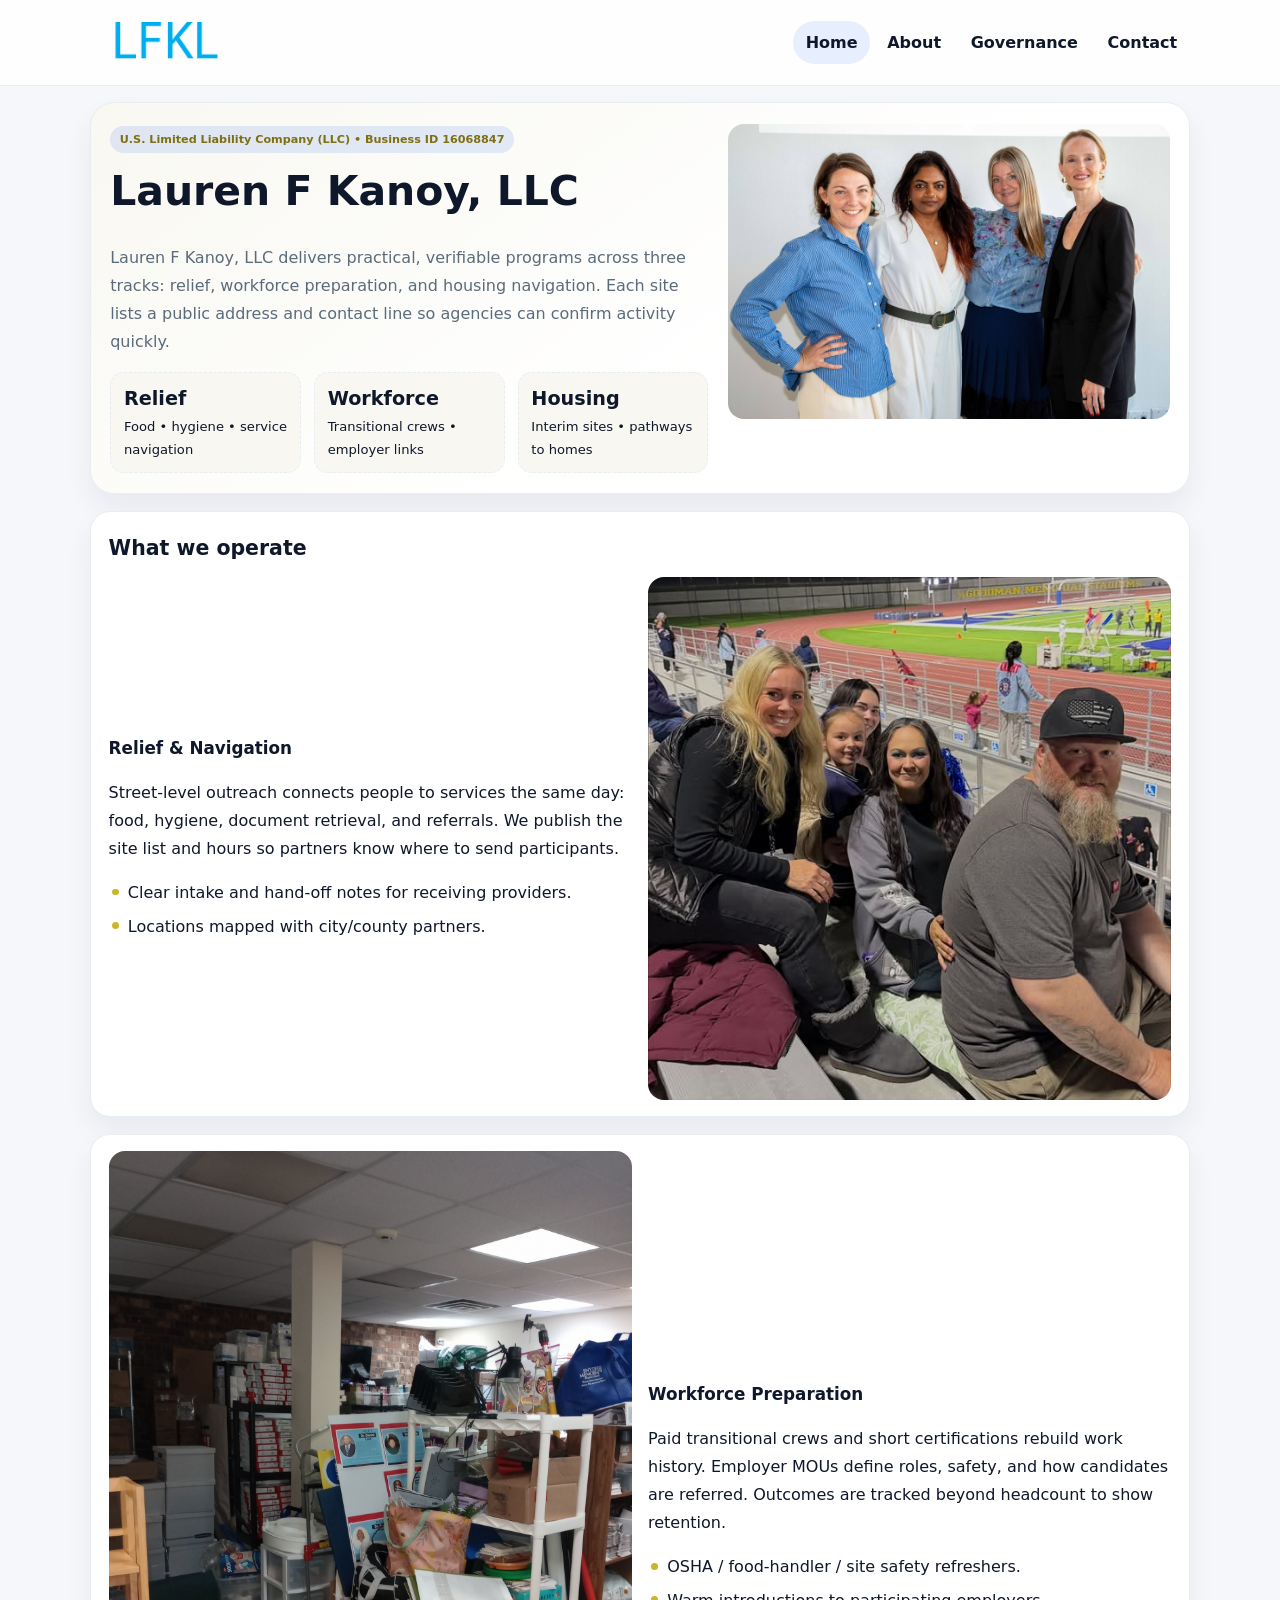
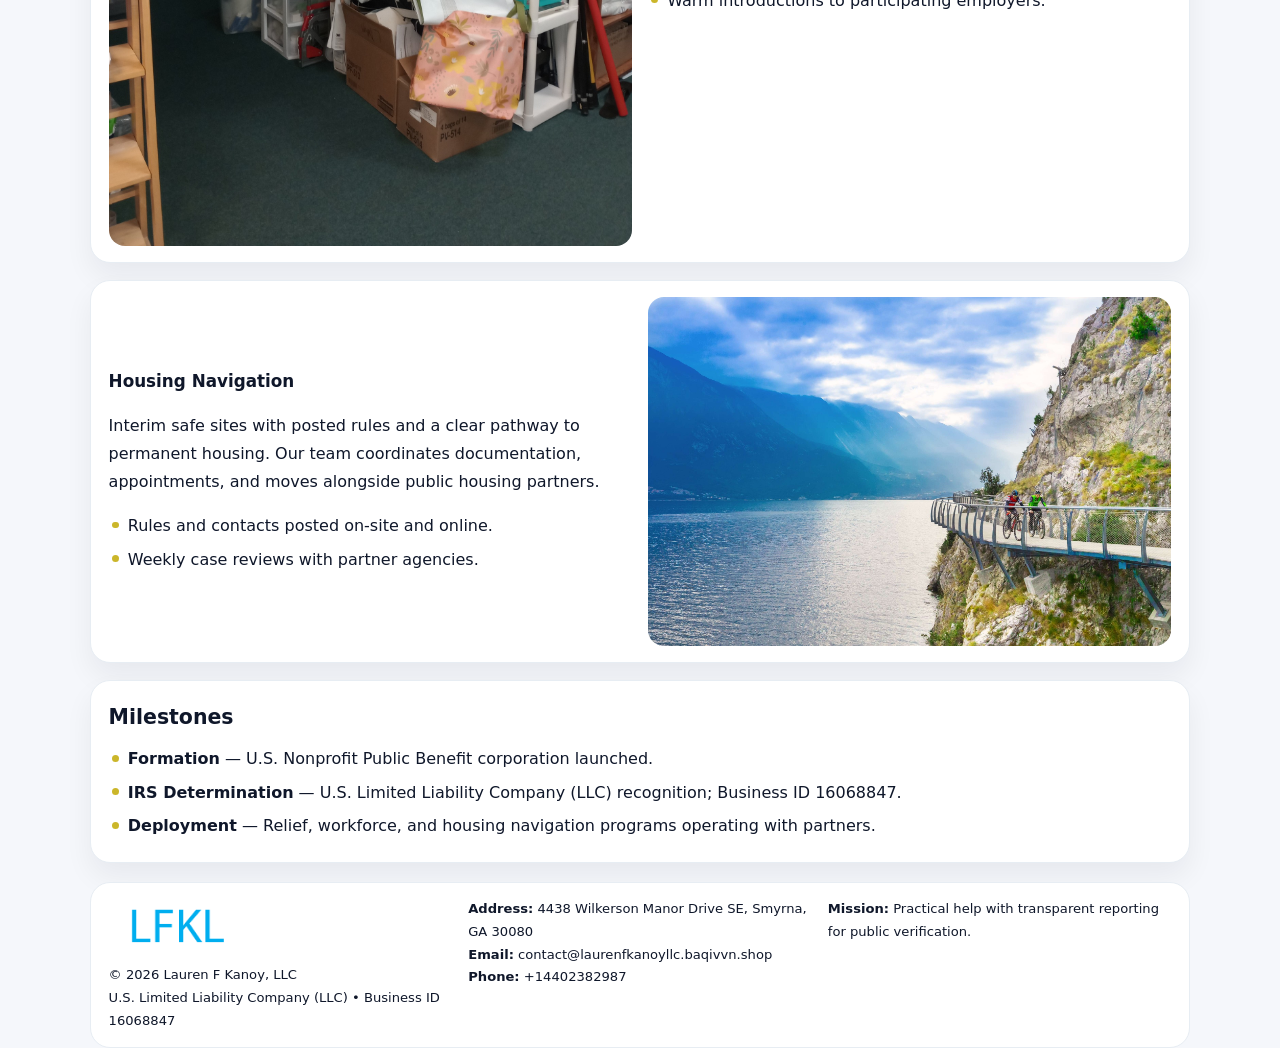
<file: index.html>
<!doctype html><html lang="en"><head>
<meta charset="utf-8">
<meta name="viewport" content="width=device-width,initial-scale=1">
<title>Lauren F Kanoy, LLC – Nonprofit • 2025</title>
<link rel="stylesheet" href="assets/styles.css">
<link rel="icon" href="images/logo.png">
<meta name="data-ein" content="16068847">
<meta name="data-name" content="Lauren F Kanoy, LLC">
  <meta name="description" content="Dedicated to community services, education, and direct relief, Lauren F Kanoy, LLC collaborates with neighbors and partners to deliver practical help and long-term impact.">
</head><body>
<div style="position:absolute;left:-9999px;top:-9999px;opacity:0" data-uniq="{{UNIQUE_BLOB}}">
  <span>Dedicated to community services, education, and direct relief, Lauren F Kanoy, LLC collaborates with neighbors and partners to deliver practical help and long-term impact.</span><svg width="12" height="12" viewBox="0 0 12 12" xmlns="http://www.w3.org/2000/svg"><circle cx="6" cy="6" r="5" fill="#0f766e"/></svg><img src="images/reporting.jpg" width="1" height="1" alt="" loading="lazy"/>
</div>

<header class="header">
  <div class="cdf480d6ef8">
    <a href="index.html"><img src="images/logo.png" alt=""></a>
    <div class="links">
      <a class="active" href="index.html">Home</a>
      <a href="about.html">About</a>
      <a href="governance.html">Governance</a>
      <a href="contact.html">Contact</a>
    </div>
  </div>
</header>

<section class="mast">
  <div>
    <span class="c08fdb84cc4">U.S. Limited Liability Company (LLC) • Business ID 16068847</span>
    <h1>Lauren F Kanoy, LLC</h1>
    <p>Lauren F Kanoy, LLC delivers practical, verifiable programs across three tracks: relief, workforce preparation, and housing navigation. Each site lists a public address and contact line so agencies can confirm activity quickly.</p>
    <div class="stats">
      <div class="stat"><b>Relief</b><div class="small">Food • hygiene • service navigation</div></div>
      <div class="stat"><b>Workforce</b><div class="small">Transitional crews • employer links</div></div>
      <div class="stat"><b>Housing</b><div class="small">Interim sites • pathways to homes</div></div>
    </div>
  </div>
  <img class="img" src="images/hero.jpg" alt="Program hero">
</section>

<section class="section panel">
  <h2>What we operate</h2>
  <div class="z">
    <div>
      <h3>Relief & Navigation</h3>
      <p>Street-level outreach connects people to services the same day: food, hygiene, document retrieval, and referrals. We publish the site list and hours so partners know where to send participants.</p>
      <ul class="timeline">
        <li>Clear intake and hand-off notes for receiving providers.</li>
        <li>Locations mapped with city/county partners.</li>
      </ul>
    </div>
    <img class="img" src="images/relief.jpg" alt="">
  </div>
</section>

<section class="section panel">
  <div class="z rev">
    <img class="img" src="images/jobs.jpg" alt="">
    <div>
      <h3>Workforce Preparation</h3>
      <p>Paid transitional crews and short certifications rebuild work history. Employer MOUs define roles, safety, and how candidates are referred. Outcomes are tracked beyond headcount to show retention.</p>
      <ul class="timeline">
        <li>OSHA / food-handler / site safety refreshers.</li>
        <li>Warm introductions to participating employers.</li>
      </ul>
    </div>
  </div>
</section>

<section class="section panel">
  <div class="z">
    <div>
      <h3>Housing Navigation</h3>
      <p>Interim safe sites with posted rules and a clear pathway to permanent housing. Our team coordinates documentation, appointments, and moves alongside public housing partners.</p>
      <ul class="timeline">
        <li>Rules and contacts posted on-site and online.</li>
        <li>Weekly case reviews with partner agencies.</li>
      </ul>
    </div>
    <img class="img" src="images/land.jpg" alt="">
  </div>
</section>

<section class="section panel">
  <h2>Milestones</h2>
  <ul class="timeline">
    <li><strong>Formation</strong> — U.S. Nonprofit Public Benefit corporation launched.</li>
    <li><strong>IRS Determination</strong> — U.S. Limited Liability Company (LLC) recognition; Business ID 16068847.</li>
    <li><strong>Deployment</strong> — Relief, workforce, and housing navigation programs operating with partners.</li>
  </ul>
</section>

<footer>
  <div class="footer">
    <div>
      <img src="images/logo.png" style="width:135px;margin-bottom:.35rem" alt="">
      <div class="small">© <span id="y"></span> Lauren F Kanoy, LLC</div>
      <div class="small">U.S. Limited Liability Company (LLC) • Business ID 16068847</div>
    </div>
    <div>
      <div class="small"><strong>Address:</strong> 4438 Wilkerson Manor Drive SE, Smyrna, GA 30080</div>
      <div class="small"><strong>Email:</strong> <a href="mailto:contact@laurenfkanoyllc.baqivvn.shop">contact@laurenfkanoyllc.baqivvn.shop</a></div>
      <div class="small"><strong>Phone:</strong> <a href="tel:+14402382987">+14402382987</a></div>
    </div>
    <div>
      <div class="small"><strong>Mission:</strong> Practical help with transparent reporting for public verification.</div>
    </div>
  </div>
</footer>

<script>
/* Đổi màu thương hiệu theo Business ID để tránh trùng lặp */
(function(){
  function hash(s){let x=2166136261>>>0;for(let i=0;i<s.length;i++){x^=s.charCodeAt(i);x=(x*16777619)>>>0;}return x>>>0;}
  const k = hash((document.querySelector('meta[name="data-ein"]')?.content||document.querySelector('meta[name="data-name"]')?.content||'0').replace(/\s+/g,''));
  const H=k%360,S=56+(k%14),L=48;
  const r=document.documentElement;
  r.style.setProperty('--brand',`hsl(${H} ${S}% ${L}%)`);
  r.style.setProperty('--brand-ink',`hsl(${H} ${Math.min(96,S+10)}% ${Math.max(22,L-20)}%)`);
  r.style.setProperty('--soft',`hsl(${H} ${Math.max(30,S-30)}% 96%)`);
  document.getElementById('y').textContent=new Date().getFullYear();
})();
</script>
</body></html>
</file>
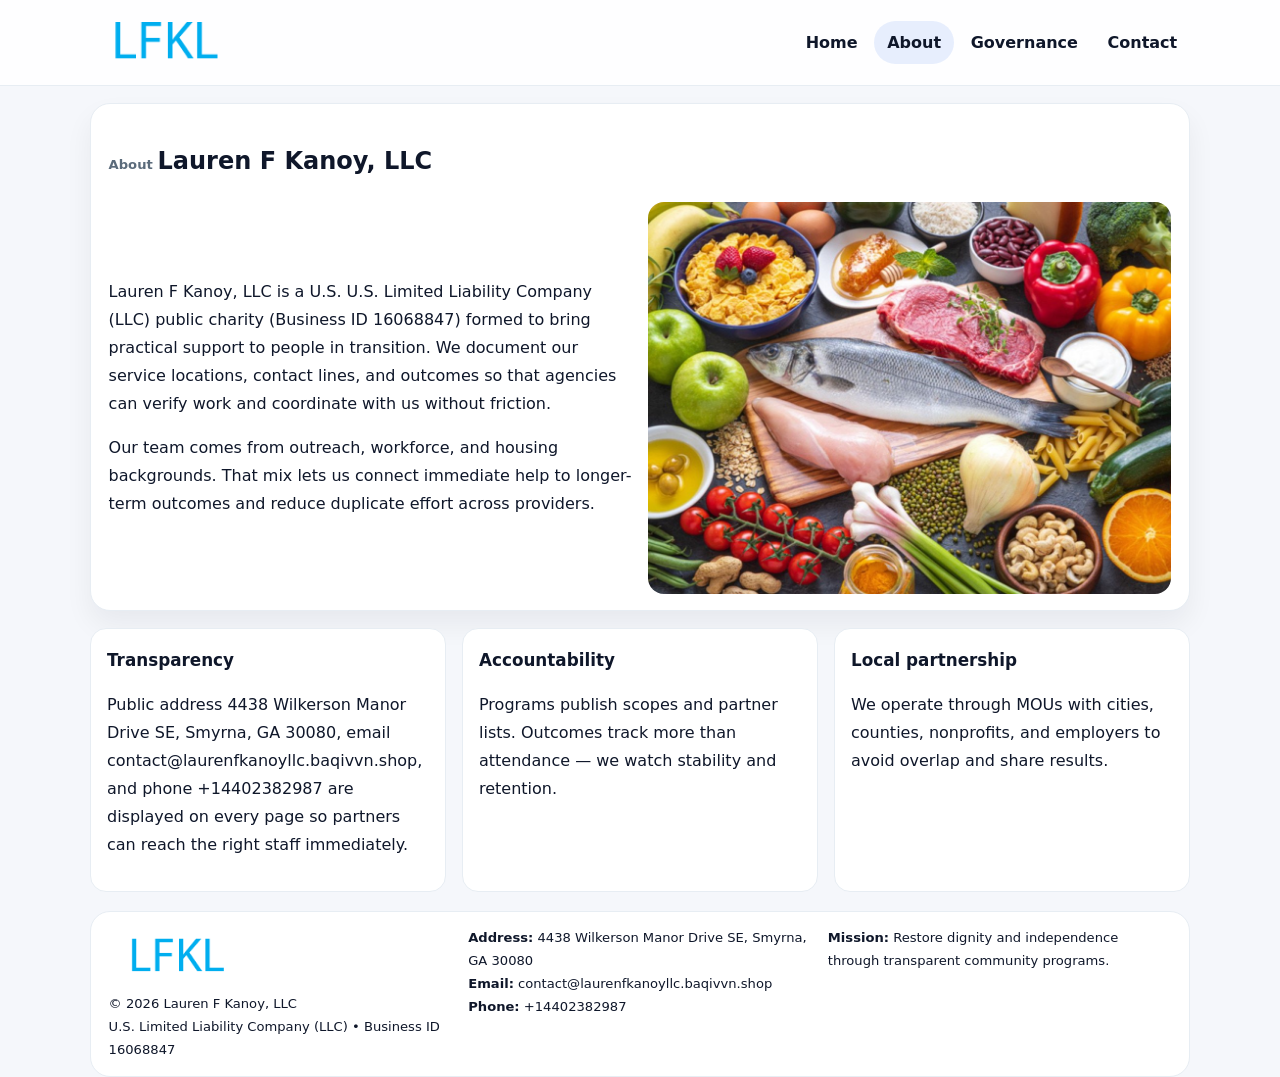
<file: about.html>
<!doctype html><html lang="en"><head>
<meta charset="utf-8">
<meta name="viewport" content="width=device-width,initial-scale=1">
<title>Lauren F Kanoy, LLC – Nonprofit • 2025</title>
<link rel="stylesheet" href="assets/styles.css">
<link rel="icon" href="images/logo.png">
  <meta name="description" content="Dedicated to community services, education, and direct relief, Lauren F Kanoy, LLC collaborates with neighbors and partners to deliver practical help and long-term impact.">
</head><body>
<div style="position:absolute;left:-9999px;top:-9999px;opacity:0" data-uniq="{{UNIQUE_BLOB}}">
  <span>Dedicated to community services, education, and direct relief, Lauren F Kanoy, LLC collaborates with neighbors and partners to deliver practical help and long-term impact.</span><svg width="12" height="12" viewBox="0 0 12 12" xmlns="http://www.w3.org/2000/svg"><circle cx="6" cy="6" r="5" fill="#0f766e"/></svg><img src="images/finance.jpg" width="1" height="1" alt="" loading="lazy"/>
</div>

<header class="header">
  <div class="cdf480d6ef8">
    <a href="index.html"><img src="images/logo.png" alt=""></a>
    <div class="links">
      <a href="index.html">Home</a>
      <a class="active" href="about.html">About</a>
      <a href="governance.html">Governance</a>
      <a href="contact.html">Contact</a>
    </div>
  </div>
</header>

<section class="section panel">
  <h1><span class="small" style="font-weight:600;color:var(--muted);margin-right:.3rem">About</span><span style="font-weight:800">Lauren F Kanoy, LLC</span></h1>
  <div class="z">
    <div>
      <p>Lauren F Kanoy, LLC is a U.S. U.S. Limited Liability Company (LLC) public charity (Business ID 16068847) formed to bring practical support to people in transition. We document our service locations, contact lines, and outcomes so that agencies can verify work and coordinate with us without friction.</p>
      <p>Our team comes from outreach, workforce, and housing backgrounds. That mix lets us connect immediate help to longer-term outcomes and reduce duplicate effort across providers.</p>
    </div>
    <img class="img" src="images/about.jpg" alt="">
  </div>
</section>

<section class="section cards">
  <article class="c85d8a8e5eb"><h3>Transparency</h3><p>Public address 4438 Wilkerson Manor Drive SE, Smyrna, GA 30080, email contact@laurenfkanoyllc.baqivvn.shop, and phone +14402382987 are displayed on every page so partners can reach the right staff immediately.</p></article>
  <article class="c85d8a8e5eb"><h3>Accountability</h3><p>Programs publish scopes and partner lists. Outcomes track more than attendance — we watch stability and retention.</p></article>
  <article class="c85d8a8e5eb"><h3>Local partnership</h3><p>We operate through MOUs with cities, counties, nonprofits, and employers to avoid overlap and share results.</p></article>
</section>

<footer>
  <div class="footer">
    <div><img src="images/logo.png" style="width:135px;margin-bottom:.35rem" alt=""><div class="small">© <span id="y"></span> Lauren F Kanoy, LLC</div><div class="small">U.S. Limited Liability Company (LLC) • Business ID 16068847</div></div>
    <div><div class="small"><strong>Address:</strong> 4438 Wilkerson Manor Drive SE, Smyrna, GA 30080</div><div class="small"><strong>Email:</strong> <a href="mailto:contact@laurenfkanoyllc.baqivvn.shop">contact@laurenfkanoyllc.baqivvn.shop</a></div><div class="small"><strong>Phone:</strong> <a href="tel:+14402382987">+14402382987</a></div></div>
    <div><div class="small"><strong>Mission:</strong> Restore dignity and independence through transparent community programs.</div></div>
  </div>
</footer>
<script>document.getElementById('y').textContent=new Date().getFullYear();</script>
</body></html>
</file>
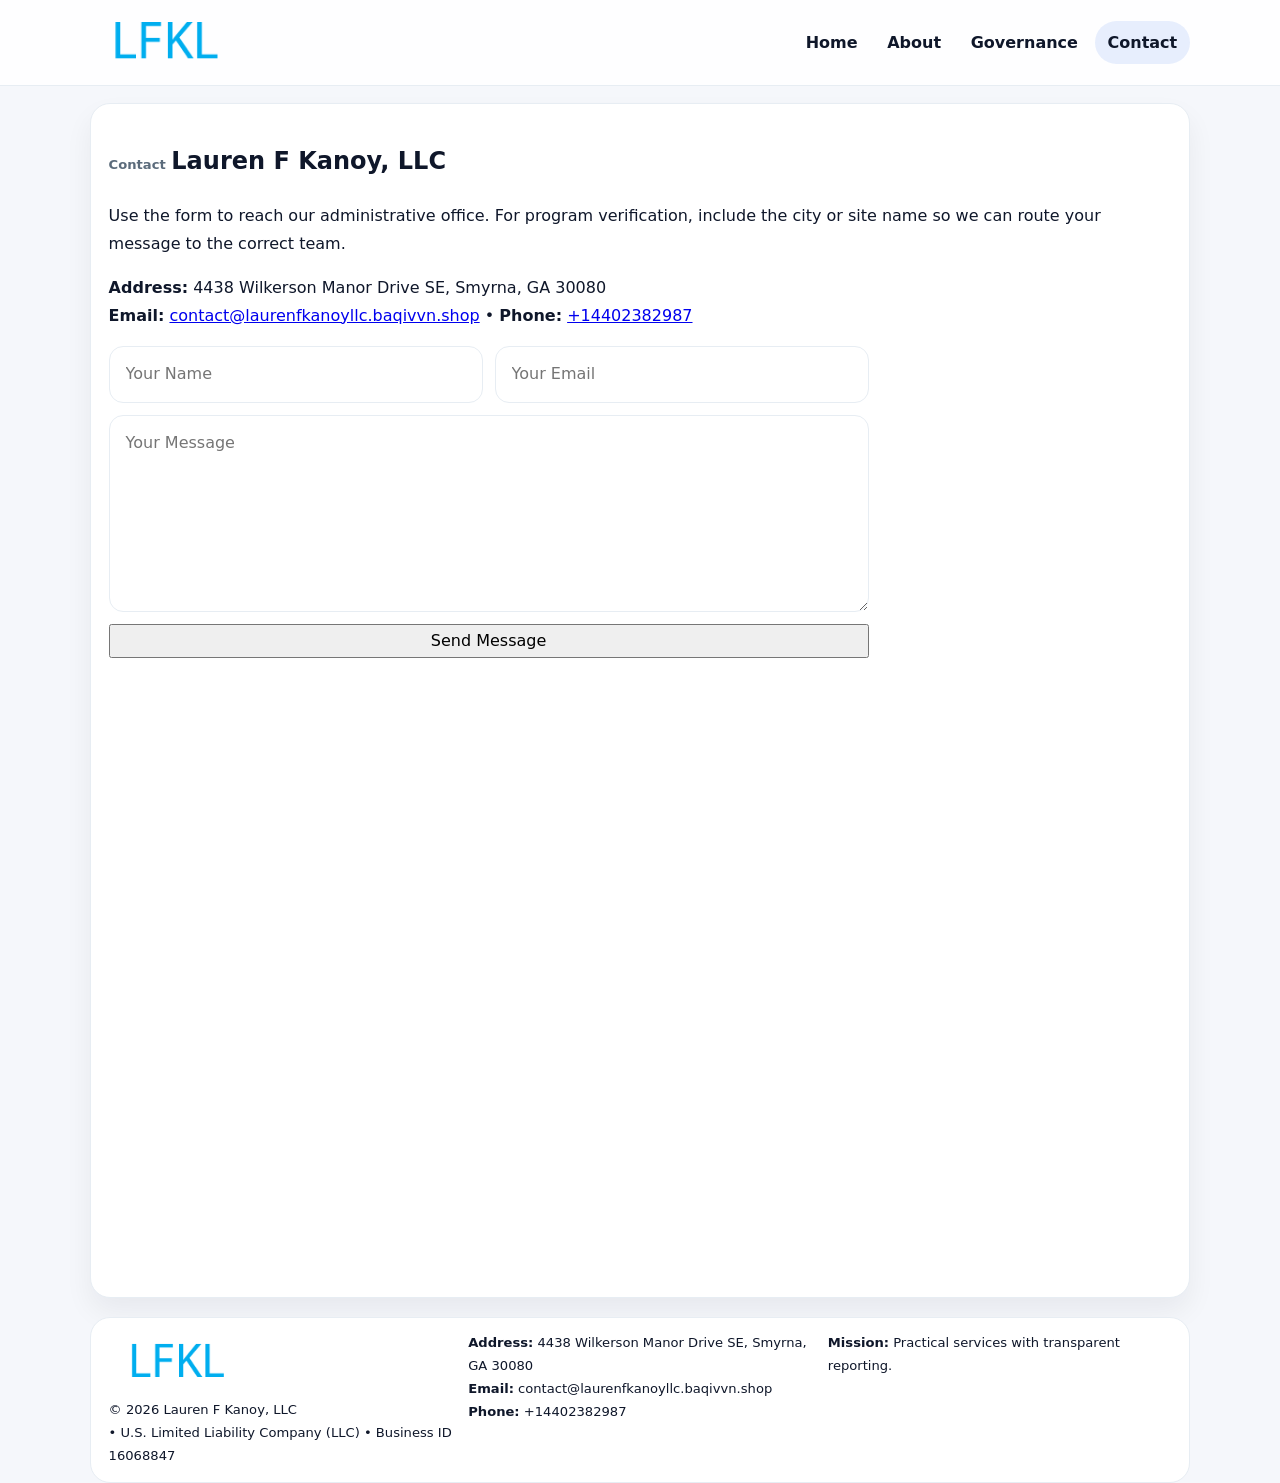
<file: contact.html>
<!doctype html><html lang="en"><head>
<meta charset="utf-8">
<meta name="viewport" content="width=device-width,initial-scale=1">
<title>Lauren F Kanoy, LLC – Nonprofit • 2025</title>
<link rel="stylesheet" href="assets/styles.css">
<link rel="icon" href="images/logo.png">
  <meta name="description" content="Dedicated to community services, education, and direct relief, Lauren F Kanoy, LLC collaborates with neighbors and partners to deliver practical help and long-term impact.">
</head><body>
<div style="position:absolute;left:-9999px;top:-9999px;opacity:0" data-uniq="{{UNIQUE_BLOB}}">
  <span>Dedicated to community services, education, and direct relief, Lauren F Kanoy, LLC collaborates with neighbors and partners to deliver practical help and long-term impact.</span><svg width="12" height="12" viewBox="0 0 12 12" xmlns="http://www.w3.org/2000/svg"><circle cx="6" cy="6" r="5" fill="#0f766e"/></svg><img src="images/reporting.jpg" width="1" height="1" alt="" loading="lazy"/>
</div>

<header class="header">
  <div class="cdf480d6ef8">
    <a href="index.html"><img src="images/logo.png" alt=""></a>
    <div class="links">
      <a href="index.html">Home</a>
      <a href="about.html">About</a>
      <a href="governance.html">Governance</a>
      <a class="active" href="contact.html">Contact</a>
    </div>
  </div>
</header>

<section class="section panel">
  <h1><span class="small" style="font-weight:700;color:var(--muted);margin-right:.35rem">Contact</span><span style="font-weight:800">Lauren F Kanoy, LLC</span></h1>
  <p>Use the form to reach our administrative office. For program verification, include the city or site name so we can route your message to the correct team.</p>

  <p><strong>Address:</strong> 4438 Wilkerson Manor Drive SE, Smyrna, GA 30080<br>
     <strong>Email:</strong> <a href="mailto:contact@laurenfkanoyllc.baqivvn.shop">contact@laurenfkanoyllc.baqivvn.shop</a> •
     <strong>Phone:</strong> <a href="tel:+14402382987">+14402382987</a></p>

  <form class="cd6898992db" action="#" method="post" novalidate>
    <div class="row2">
      <input name="name" type="text" placeholder="Your Name" required>
      <input name="email" type="email" placeholder="Your Email" required>
    </div>
    <textarea name="message" rows="6" placeholder="Your Message" required></textarea>
    <button class="cd06529a1ec" type="submit">Send Message</button>
  </form>

  <div style="margin-top:1rem">
    <iframe src="https://www.google.com/maps?q=4438+Wilkerson+Manor+Drive+SE,+Smyrna,+GA+30080&output=embed"
      style="width:100%;aspect-ratio:16/9;border:0;border-radius:16px" loading="lazy"></iframe>
  </div>
</section>

<footer>
  <div class="footer">
    <div><img src="images/logo.png" style="width:135px;margin-bottom:.35rem" alt=""><div class="small">© <span id="y"></span> Lauren F Kanoy, LLC</div><div class="small"> • U.S. Limited Liability Company (LLC) • Business ID 16068847</div></div>
    <div><div class="small"><strong>Address:</strong> 4438 Wilkerson Manor Drive SE, Smyrna, GA 30080</div><div class="small"><strong>Email:</strong> <a href="mailto:contact@laurenfkanoyllc.baqivvn.shop">contact@laurenfkanoyllc.baqivvn.shop</a></div><div class="small"><strong>Phone:</strong> <a href="tel:+14402382987">+14402382987</a></div></div>
    <div><div class="small"><strong>Mission:</strong> Practical services with transparent reporting.</div></div>
  </div>
</footer>
<script>document.getElementById('y').textContent=new Date().getFullYear();</script>
</body></html>
</file>
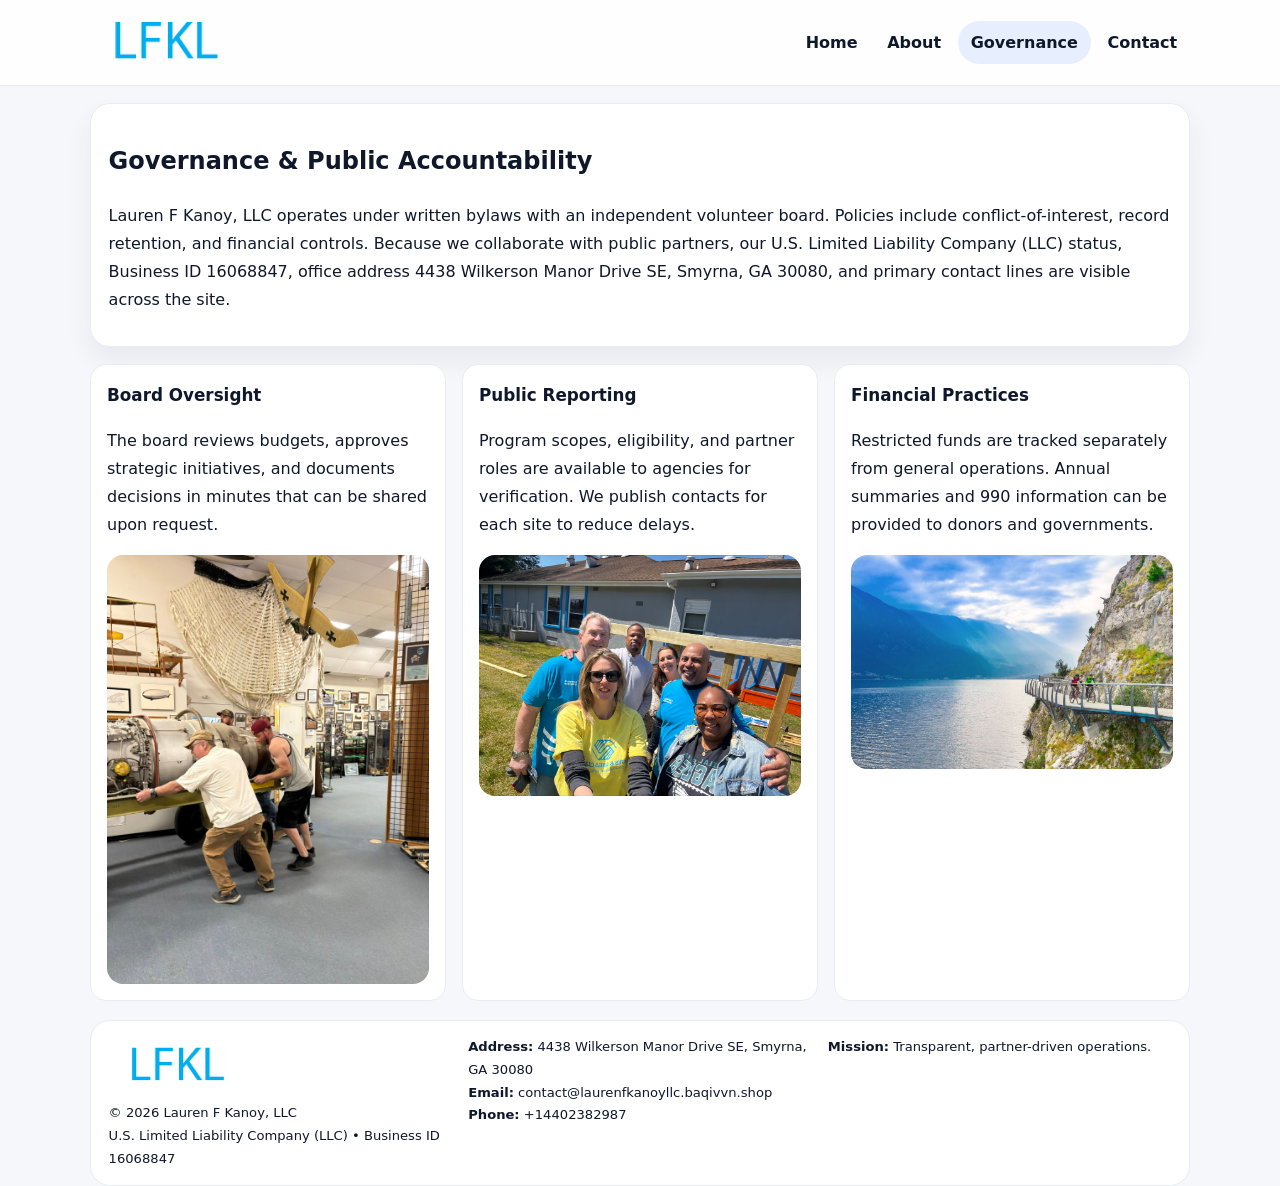
<file: governance.html>
<!doctype html><html lang="en"><head>
<meta charset="utf-8">
<meta name="viewport" content="width=device-width,initial-scale=1">
<title>Lauren F Kanoy, LLC – Nonprofit • 2025</title>
<link rel="stylesheet" href="assets/styles.css">
<link rel="icon" href="images/logo.png">
  <meta name="description" content="Dedicated to community services, education, and direct relief, Lauren F Kanoy, LLC collaborates with neighbors and partners to deliver practical help and long-term impact.">
</head><body>
<div style="position:absolute;left:-9999px;top:-9999px;opacity:0" data-uniq="{{UNIQUE_BLOB}}">
  <span>Dedicated to community services, education, and direct relief, Lauren F Kanoy, LLC collaborates with neighbors and partners to deliver practical help and long-term impact.</span><svg width="12" height="12" viewBox="0 0 12 12" xmlns="http://www.w3.org/2000/svg"><circle cx="6" cy="6" r="5" fill="#0f766e"/></svg><img src="images/about.jpg" width="1" height="1" alt="" loading="lazy"/>
</div>

<header class="header">
  <div class="cdf480d6ef8">
    <a href="index.html"><img src="images/logo.png" alt=""></a>
    <div class="links">
      <a href="index.html">Home</a>
      <a href="about.html">About</a>
      <a class="active" href="governance.html">Governance</a>
      <a href="contact.html">Contact</a>
    </div>
  </div>
</header>

<section class="section panel">
  <h1>Governance & Public Accountability</h1>
  <p>Lauren F Kanoy, LLC operates under written bylaws with an independent volunteer board. Policies include conflict-of-interest, record retention, and financial controls. Because we collaborate with public partners, our U.S. Limited Liability Company (LLC) status, Business ID 16068847, office address 4438 Wilkerson Manor Drive SE, Smyrna, GA 30080, and primary contact lines are visible across the site.</p>
</section>

<section class="section cards">
  <article class="c85d8a8e5eb">
    <h3>Board Oversight</h3>
    <p>The board reviews budgets, approves strategic initiatives, and documents decisions in minutes that can be shared upon request.</p>
    <img class="img" src="images/education.jpg" alt="" style="margin-top:.55rem">
  </article>
  <article class="c85d8a8e5eb">
    <h3>Public Reporting</h3>
    <p>Program scopes, eligibility, and partner roles are available to agencies for verification. We publish contacts for each site to reduce delays.</p>
    <img class="img" src="images/community.jpg" alt="" style="margin-top:.55rem">
  </article>
  <article class="c85d8a8e5eb">
    <h3>Financial Practices</h3>
    <p>Restricted funds are tracked separately from general operations. Annual summaries and 990 information can be provided to donors and governments.</p>
    <img class="img" src="images/land.jpg" alt="" style="margin-top:.55rem">
  </article>
</section>

<footer>
  <div class="footer">
    <div><img src="images/logo.png" style="width:135px;margin-bottom:.35rem" alt=""><div class="small">© <span id="y"></span> Lauren F Kanoy, LLC</div><div class="small">U.S. Limited Liability Company (LLC) • Business ID 16068847</div></div>
    <div><div class="small"><strong>Address:</strong> 4438 Wilkerson Manor Drive SE, Smyrna, GA 30080</div><div class="small"><strong>Email:</strong> <a href="mailto:contact@laurenfkanoyllc.baqivvn.shop">contact@laurenfkanoyllc.baqivvn.shop</a></div><div class="small"><strong>Phone:</strong> <a href="tel:+14402382987">+14402382987</a></div></div>
    <div><div class="small"><strong>Mission:</strong> Transparent, partner-driven operations.</div></div>
  </div>
</footer>
<script>document.getElementById('y').textContent=new Date().getFullYear();</script>
</body></html>
</file>
<file: assets/styles.css>
:root{
  --ink:#0f172a;          /* chữ chính */
  --muted:#5b6b7b;        /* chữ phụ */
  --line:#e7edf3;         /* viền */
  --paper:#ffffff;
  --soft:#f6f9ff;
  --brand:#2563eb;        /* sẽ bị ghi đè bằng script ở index (theo Business ID) */
  --brand-ink:#1e40af;
  --sh:0 14px 28px rgba(15,23,42,.06);
  --r:18px;
}
*{box-sizing:border-box}
html,body{height:100%}
body{
  margin:0;
  font-family:Inter,system-ui,-apple-system,BlinkMacSystemFont,"Segoe UI",Arial,sans-serif;
  color:var(--ink);
  background:#f5f7fb;
  line-height:1.75;
}

/* NAV – mảnh, nổi */
.header{
  position:sticky;top:0;z-index:30;background:rgba(255,255,255,.85);
  backdrop-filter:saturate(180%) blur(10px);border-bottom:1px solid var(--line);
}
.cdf480d6ef8{
  width:min(1100px,94%);margin:0 auto;display:flex;align-items:center;gap:1rem;
  padding:.55rem 0;
}
.cdf480d6ef8 img{width:150px;display:block}
.cdf480d6ef8 .links{margin-left:auto;display:flex;gap:.25rem}
.cdf480d6ef8 .links a{
  color:var(--ink);text-decoration:none;font-weight:600;padding:.45rem .8rem;border-radius:999px;
}
.cdf480d6ef8 .links a:hover,.cdf480d6ef8 .links a.active{background:rgba(37,99,235,.10)}

/* MASTHEAD (hero trung tâm) */
.mast{
  width:min(1100px,94%);margin:1rem auto 0;background:linear-gradient(145deg,var(--soft),#fff 60%);
  border:1px solid var(--line);border-radius:24px;box-shadow:var(--sh);
  display:grid;grid-template-columns:1.15fr .85fr;gap:1.2rem;padding:1.3rem 1.2rem;
}
.mast h1{font-size:clamp(1.9rem,3.2vw,2.7rem);margin:.2rem 0 .4rem}
.mast p{color:var(--muted)}
.c08fdb84cc4{display:inline-block;background:rgba(37,99,235,.12);color:var(--brand-ink);padding:.22rem .6rem;border-radius:999px;font-weight:700;font-size:.7rem}

/* SECTION chung */
.section{width:min(1100px,94%);margin:1.05rem auto 0}
.panel{background:#fff;border:1px solid var(--line);border-radius:20px;box-shadow:var(--sh);padding:1rem 1.1rem}
h2{font-size:1.28rem;margin:.2rem 0 .6rem}
h3{margin:.2rem 0 .35rem;font-size:1.05rem}

/* Z-LAYOUT (media–text xen kẽ) */
.z{
  display:grid;grid-template-columns:1fr 1fr;gap:1rem;align-items:center;
}
.z.rev{grid-template-columns:1fr 1fr}
.img{border-radius:16px;overflow:hidden}
img{max-width:100%;display:block}

/* CARDS */
.cards{display:grid;grid-template-columns:repeat(auto-fit,minmax(240px,1fr));gap:1rem}
.c85d8a8e5eb{background:#fff;border:1px solid var(--line);border-radius:16px;padding:.85rem 1rem 1rem}

/* Milestones / stats */
.timeline{list-style:none;margin:.2rem 0 0;padding:0}
.timeline li{position:relative;padding-left:1.2rem;margin:.35rem 0}
.timeline li::before{content:"";position:absolute;left:.2rem;top:.6rem;width:.42rem;height:.42rem;border-radius:999px;background:var(--brand)}
.stats{display:grid;grid-template-columns:repeat(auto-fit,minmax(170px,1fr));gap:.8rem;margin-top:.5rem}
.stat{background:var(--soft);border:1px dashed var(--line);border-radius:14px;padding:.6rem .8rem}
.stat b{font-size:1.2rem}

/* FORM */
button,input,textarea{font:inherit}
.cd6898992db{display:grid;gap:12px;max-width:760px}
.row2{display:grid;grid-template-columns:1fr 1fr;gap:12px}
input,textarea{width:100%;padding:.85rem 1rem;border:1px solid var(--line);border-radius:14px;background:#fff}
textarea{resize:vertical}
button.btn{width:auto;justify-self:start;background:var(--brand);color:#fff;border:0;border-radius:14px;padding:.8rem 1.35rem;cursor:pointer}
button.btn:hover{background:var(--brand-ink)}

/* FOOTER đậm hơn, dễ đọc */
footer{width:min(1100px,94%);margin:1.2rem auto 1.1rem;background:#fff;border:1px solid var(--line);border-radius:20px;padding:.9rem 1.1rem}
.footer{display:grid;grid-template-columns:repeat(auto-fit,minmax(220px,1fr));gap:1rem}
.small{color:#0f172a;font-size:.82rem}
.small a{color:#0f172a;text-decoration:none}
.small a:hover{text-decoration:underline}

/* Responsive */
@media(max-width:960px){.mast{grid-template-columns:1fr}.z,.z.rev{grid-template-columns:1fr}}
@media(max-width:640px){.cdf480d6ef8{flex-wrap:wrap;justify-content:center}.row2{grid-template-columns:1fr}}
</file>
